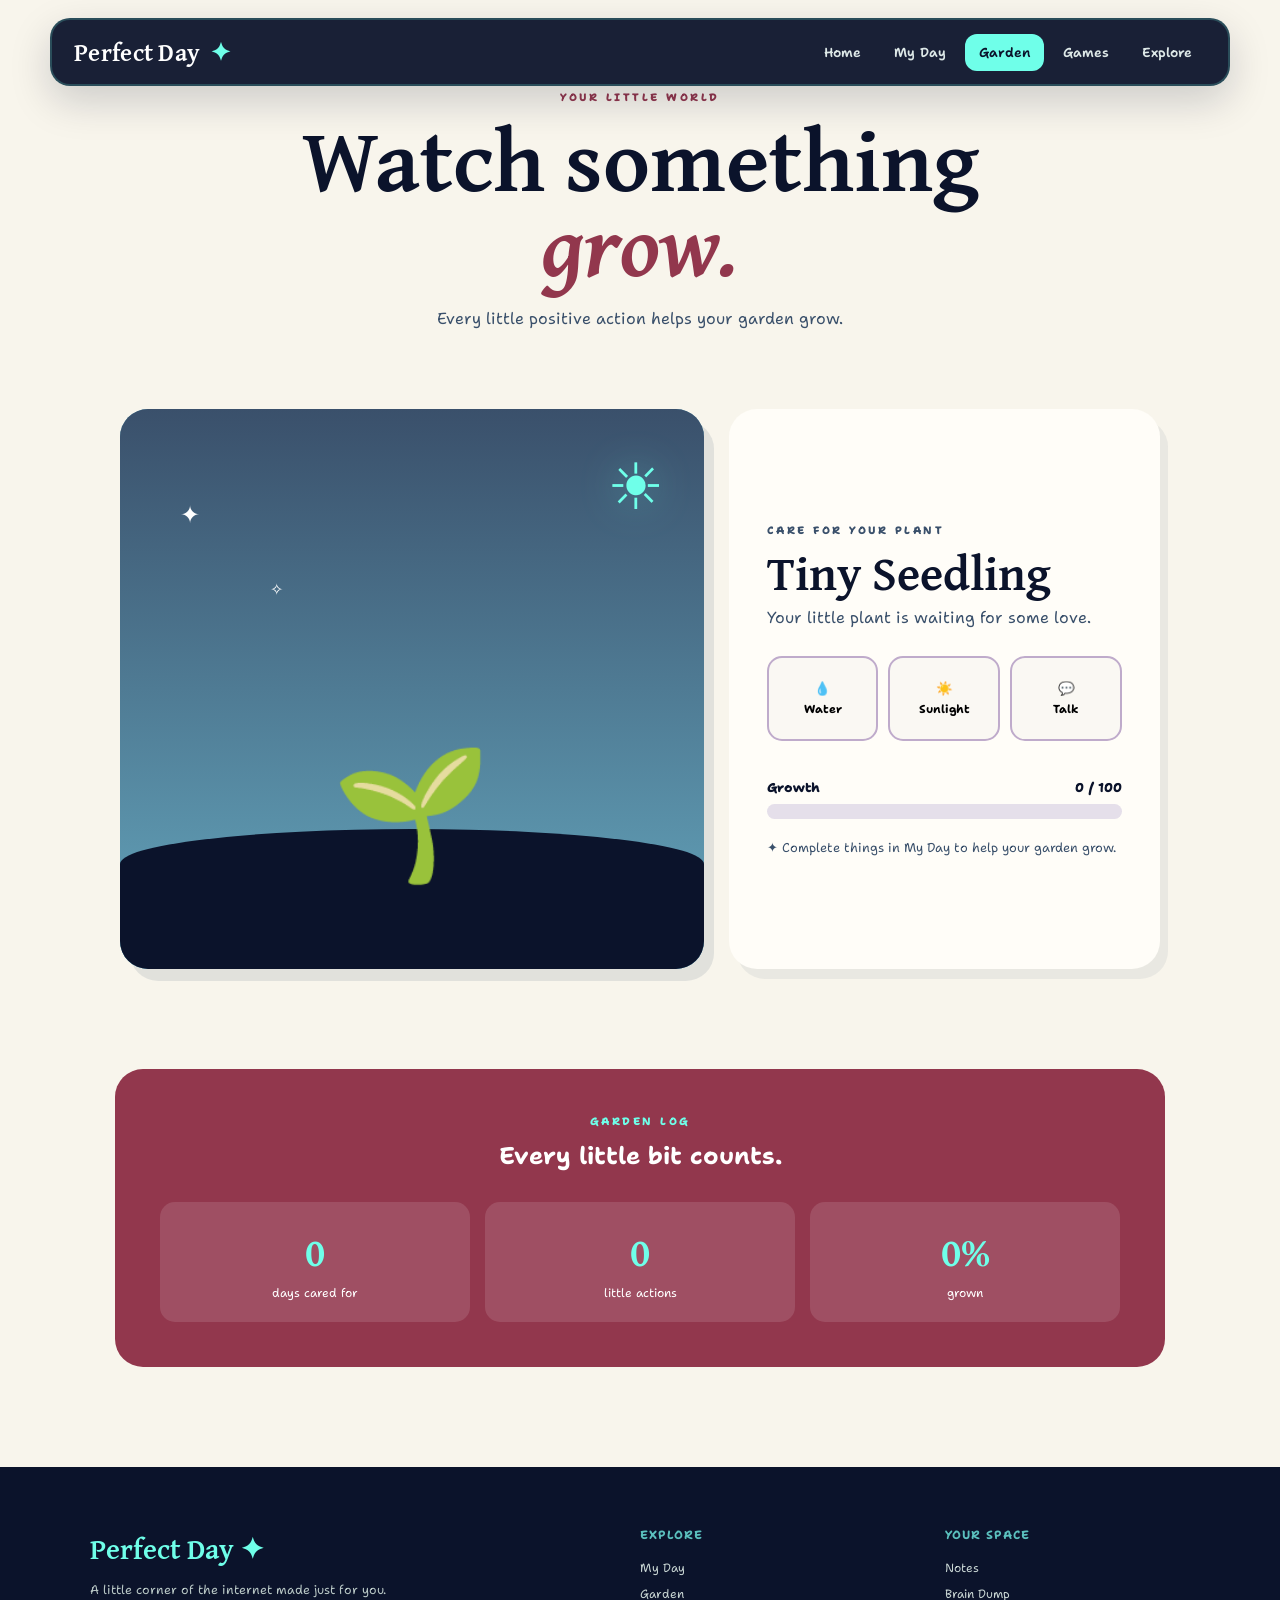
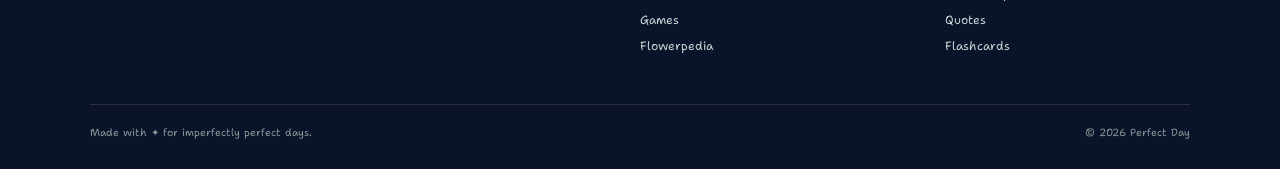
<file: garden.html>
<!DOCTYPE html>
<html lang="en">

<head>

    <meta charset="UTF-8">
    <meta name="viewport" content="width=device-width, initial-scale=1.0">

    <title>My Garden | Perfect Day</title>

    <link rel="stylesheet" href="styles.css">

    <link rel="preconnect" href="https://fonts.googleapis.com">
    <link rel="preconnect" href="https://fonts.gstatic.com" crossorigin>

    <link
        href="https://fonts.googleapis.com/css2?family=Gentium+Plus:ital,wght@0,400;0,700;1,400&family=Shantell+Sans:ital,wght@0,300..800;1,300..800&display=swap"
        rel="stylesheet">

</head>


<body>

<header class="navbar">

    <a href="index.html" class="logo">
        Perfect Day <span>✦</span>
    </a>

    <nav class="nav-links">

        <a href="index.html">Home</a>
        <a href="myday.html">My Day</a>

        <a href="garden.html" class="active">
            Garden
        </a>

        <a href="games.html">Games</a>
        <a href="explore.html">Explore</a>

    </nav>

    <button class="menu-button">
        ☰
    </button>

</header>


<main>

    <section class="page-hero">

        <p class="section-tag">
            YOUR LITTLE WORLD
        </p>

        <h1>
            Watch something
            <span>grow.</span>
        </h1>

        <p>
            Every little positive action helps your garden grow.
        </p>

    </section>


    <section class="garden-page">

        <div class="garden-world">

            <div class="garden-sky">

                <span class="garden-page-sun">
                    ☀
                </span>

                <span class="garden-page-star">
                    ✦
                </span>

                <span class="garden-page-star star-two">
                    ✧
                </span>

                <div
                    id="gardenPlant"
                    class="garden-page-plant">

                    🌱

                </div>

                <div class="garden-soil"></div>

            </div>

        </div>


        <div class="garden-controls">

            <p class="section-tag">
                CARE FOR YOUR PLANT
            </p>

            <h2 id="plantStage">
                Tiny Seedling
            </h2>

            <p id="plantMessage">
                Your little plant is waiting for some love.
            </p>


            <div class="garden-actions">

                <button
                    class="garden-action"
                    id="waterPlant">

                    💧
                    <span>Water</span>

                </button>


                <button
                    class="garden-action"
                    id="sunPlant">

                    ☀️
                    <span>Sunlight</span>

                </button>


                <button
                    class="garden-action"
                    id="talkPlant">

                    💬
                    <span>Talk</span>

                </button>

            </div>


            <div class="growth-bar">

                <div class="growth-bar-top">

                    <span>
                        Growth
                    </span>

                    <span id="growthNumber">
                        0 / 100
                    </span>

                </div>


                <div class="growth-track">

                    <div
                        id="growthProgress"
                        class="growth-progress">
                    </div>

                </div>

            </div>


            <p class="garden-tip">
                ✦ Complete things in My Day
                to help your garden grow.
            </p>

        </div>

    </section>


    <section class="garden-journal">

        <p class="section-tag">
            GARDEN LOG
        </p>

        <h2>
            Every little bit counts.
        </h2>

        <div class="garden-stats">

            <div>
                <strong id="gardenDays">
                    0
                </strong>

                <span>
                    days cared for
                </span>
            </div>

            <div>
                <strong id="gardenActions">
                    0
                </strong>

                <span>
                    little actions
                </span>
            </div>

            <div>
                <strong id="gardenGrowth">
                    0%
                </strong>

                <span>
                    grown
                </span>
            </div>

        </div>

    </section>

</main>


<footer>

    <div class="footer-main">

        <div class="footer-brand">
            <h3>Perfect Day ✦</h3>
            <p>
                A little corner of the internet
                made just for you.
            </p>
        </div>

        <div class="footer-column">

            <h4>Explore</h4>

            <a href="myday.html">My Day</a>
            <a href="garden.html">Garden</a>
            <a href="games.html">Games</a>
            <a href="flowerpedia.html">Flowerpedia</a>

        </div>

        <div class="footer-column">

            <h4>Your Space</h4>

            <a href="notes.html">Notes</a>
            <a href="braindump.html">Brain Dump</a>
            <a href="quotes.html">Quotes</a>
            <a href="flashcards.html">Flashcards</a>

        </div>

    </div>


    <div class="footer-bottom">

        <p>
            Made with ✦ for imperfectly perfect days.
        </p>

        <p>
            © 2026 Perfect Day
        </p>

    </div>

</footer>


<script src="Garden.js"></script>

</body>
</html>
</file>
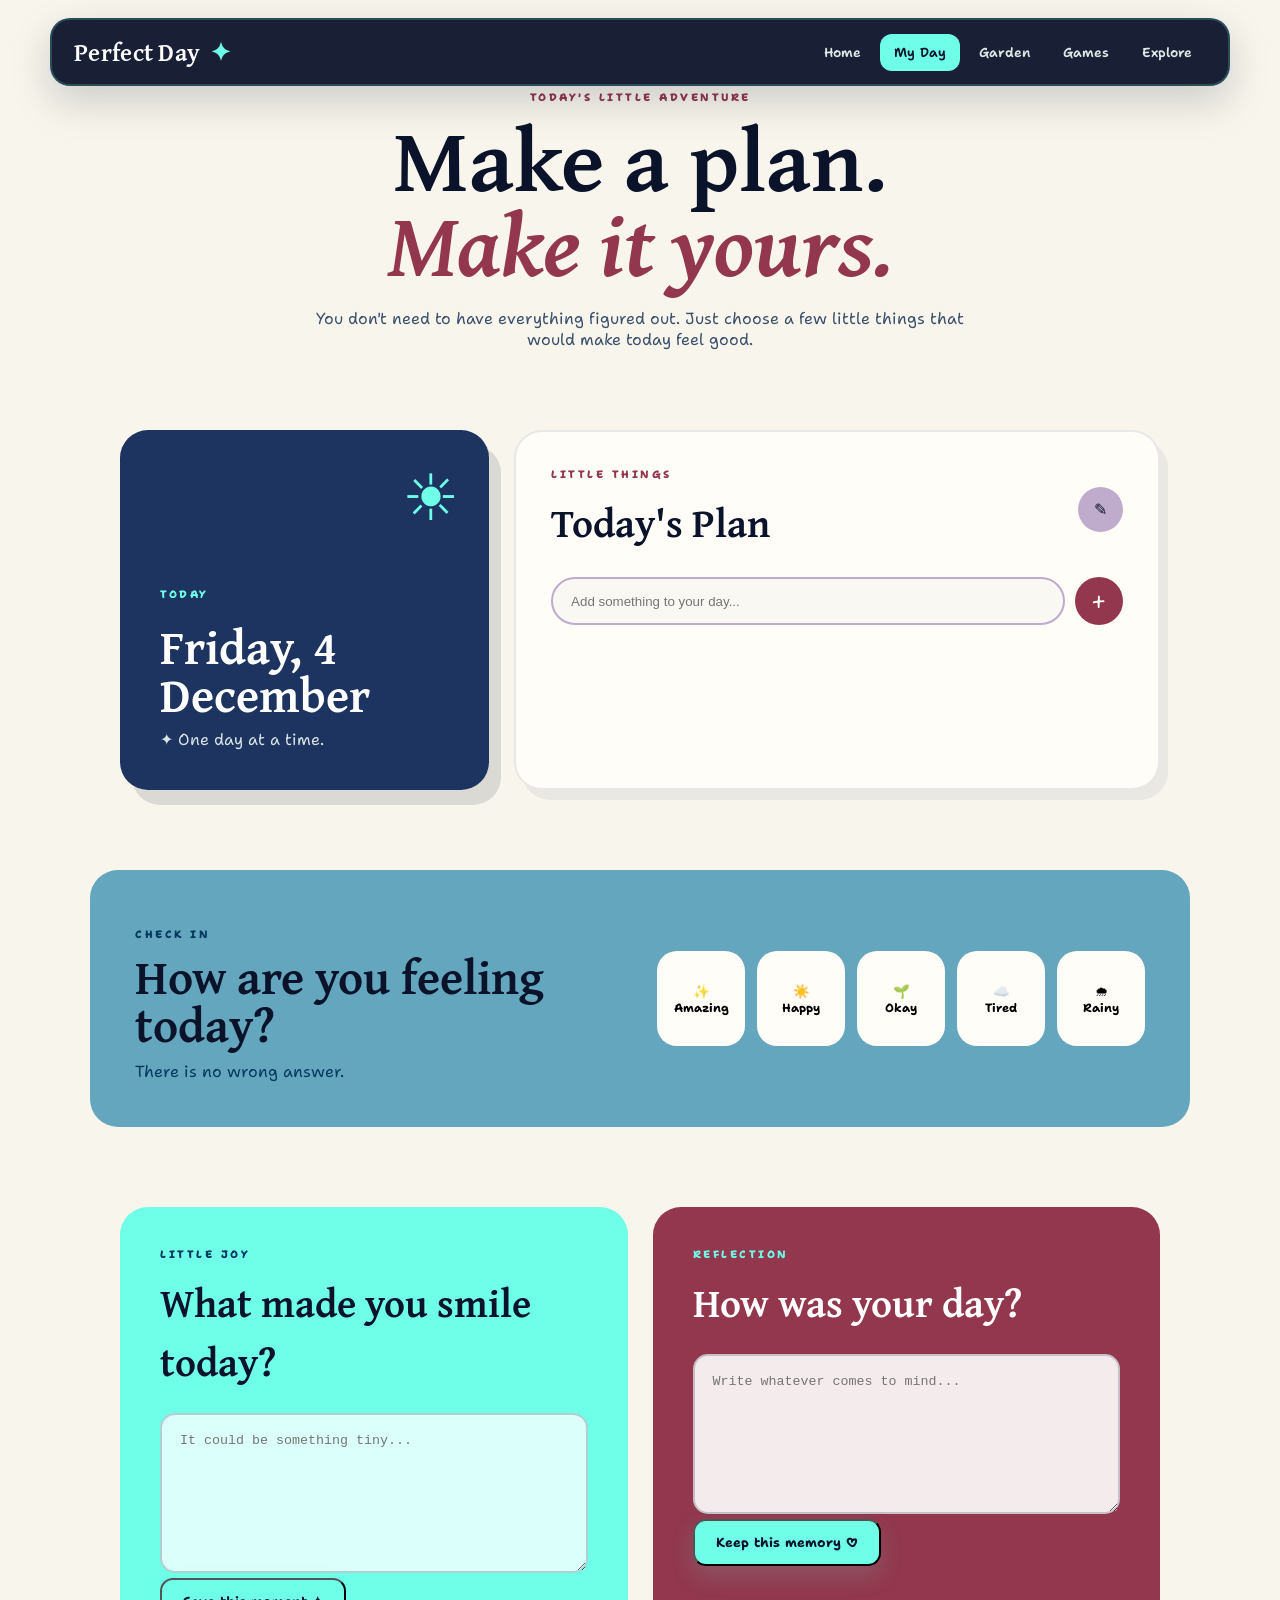
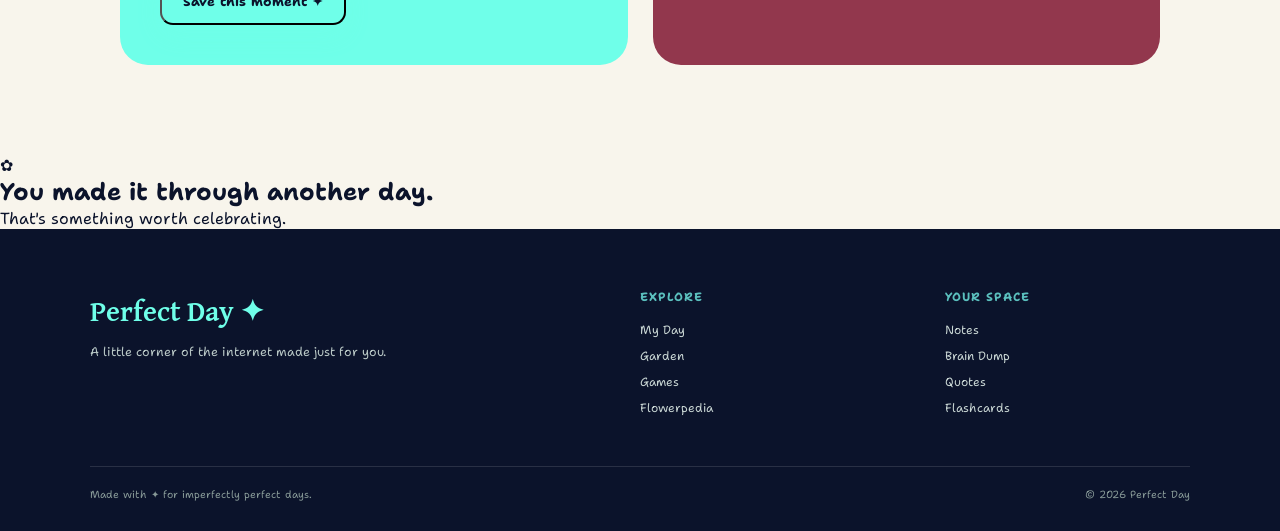
<file: myday.html>
<!DOCTYPE html>
<html lang="en">

<head>
    <meta charset="UTF-8">
    <meta name="viewport" content="width=device-width, initial-scale=1.0">

    <title>My Day | Perfect Day</title>

    <link rel="stylesheet" href="styles.css">

    <link rel="preconnect" href="https://fonts.googleapis.com">
    <link rel="preconnect" href="https://fonts.gstatic.com" crossorigin>

    <link
        href="https://fonts.googleapis.com/css2?family=Gentium+Plus:ital,wght@0,400;0,700;1,400&family=Shantell+Sans:ital,wght@0,300..800;1,300..800&display=swap"
        rel="stylesheet">
</head>


<body>

    <!-- NAVIGATION -->

    <header class="navbar">

        <a href="index.html" class="logo">
            Perfect Day <span>✦</span>
        </a>

        <nav class="nav-links">

            <a href="index.html">Home</a>

            <a href="myday.html" class="active">
                My Day
            </a>

            <a href="garden.html">
                Garden
            </a>

            <a href="games.html">
                Games
            </a>

            <a href="explore.html">
                Explore
            </a>

        </nav>

        <button class="menu-button">
            ☰
        </button>

    </header>



    <main>

        <!-- PAGE HERO -->

        <section class="page-hero">

            <p class="section-tag">
                TODAY'S LITTLE ADVENTURE
            </p>

            <h1>
                Make a plan.
                <span>Make it yours.</span>
            </h1>

            <p>
                You don't need to have everything figured out.
                Just choose a few little things that would make
                today feel good.
            </p>

        </section>



        <!-- TODAY'S DATE -->

        <section class="day-section">

            <div class="date-card">

                <p class="section-tag">
                    TODAY
                </p>

                <h2 id="todayDate">
                    A beautiful day
                </h2>

                <p>
                    ✦ One day at a time.
                </p>

            </div>



            <!-- TO DO -->

            <div class="todo-card">

                <div class="card-heading">

                    <div>
                        <p class="section-tag">
                            LITTLE THINGS
                        </p>

                        <h2>
                            Today's Plan
                        </h2>
                    </div>

                    <span>
                        ✎
                    </span>

                </div>


                <div class="todo-input">

                    <input
                        type="text"
                        id="todoInput"
                        placeholder="Add something to your day...">

                    <button id="addTodo">
                        +
                    </button>

                </div>


                <ul id="todoList">
                    <!-- JavaScript adds tasks here -->
                </ul>

            </div>

        </section>



        <!-- MOOD -->

        <section class="day-mood-section">

            <div>

                <p class="section-tag">
                    CHECK IN
                </p>

                <h2>
                    How are you
                    feeling today?
                </h2>

                <p>
                    There is no wrong answer.
                </p>

            </div>


            <div class="day-moods">

                <button class="day-mood" data-mood="Amazing">
                    ✨
                    <span>Amazing</span>
                </button>

                <button class="day-mood" data-mood="Happy">
                    ☀️
                    <span>Happy</span>
                </button>

                <button class="day-mood" data-mood="Okay">
                    🌱
                    <span>Okay</span>
                </button>

                <button class="day-mood" data-mood="Tired">
                    ☁️
                    <span>Tired</span>
                </button>

                <button class="day-mood" data-mood="Rainy">
                    🌧
                    <span>Rainy</span>
                </button>

            </div>

        </section>



        <!-- GRATITUDE -->

        <section class="gratitude-section">

            <div class="journal-card">

                <p class="section-tag">
                    LITTLE JOY
                </p>

                <h2>
                    What made you
                    smile today?
                </h2>

                <textarea
                    id="gratitude"
                    placeholder="It could be something tiny..."></textarea>

                <button
                    class="button primary-button"
                    id="saveGratitude">

                    Save this moment ✦

                </button>

            </div>


            <div class="journal-card berry-card">

                <p class="section-tag">
                    REFLECTION
                </p>

                <h2>
                    How was your day?
                </h2>

                <textarea
                    id="dayReflection"
                    placeholder="Write whatever comes to mind..."></textarea>

                <button
                    class="button primary-button"
                    id="saveReflection">

                    Keep this memory ♡

                </button>

            </div>

        </section>



        <!-- END OF DAY -->

        <section class="end-day">

            <span>
                ✿
            </span>

            <h2>
                You made it through another day.
            </h2>

            <p>
                That's something worth celebrating.
            </p>

        </section>

    </main>



    <footer>

        <div class="footer-main">

            <div class="footer-brand">

                <h3>
                    Perfect Day ✦
                </h3>

                <p>
                    A little corner of the internet
                    made just for you.
                </p>

            </div>

            <div class="footer-column">

                <h4>Explore</h4>

                <a href="myday.html">My Day</a>
                <a href="garden.html">Garden</a>
                <a href="games.html">Games</a>
                <a href="flowerpedia.html">Flowerpedia</a>

            </div>

            <div class="footer-column">

                <h4>Your Space</h4>

                <a href="notes.html">Notes</a>
                <a href="braindump.html">Brain Dump</a>
                <a href="quotes.html">Quotes</a>
                <a href="flashcards.html">Flashcards</a>

            </div>

        </div>

        <div class="footer-bottom">

            <p>
                Made with ✦ for imperfectly perfect days.
            </p>

            <p>
                © 2026 Perfect Day
            </p>

        </div>

    </footer>


    <script src="MyDay.js"></script>

</body>

</html>
</file>
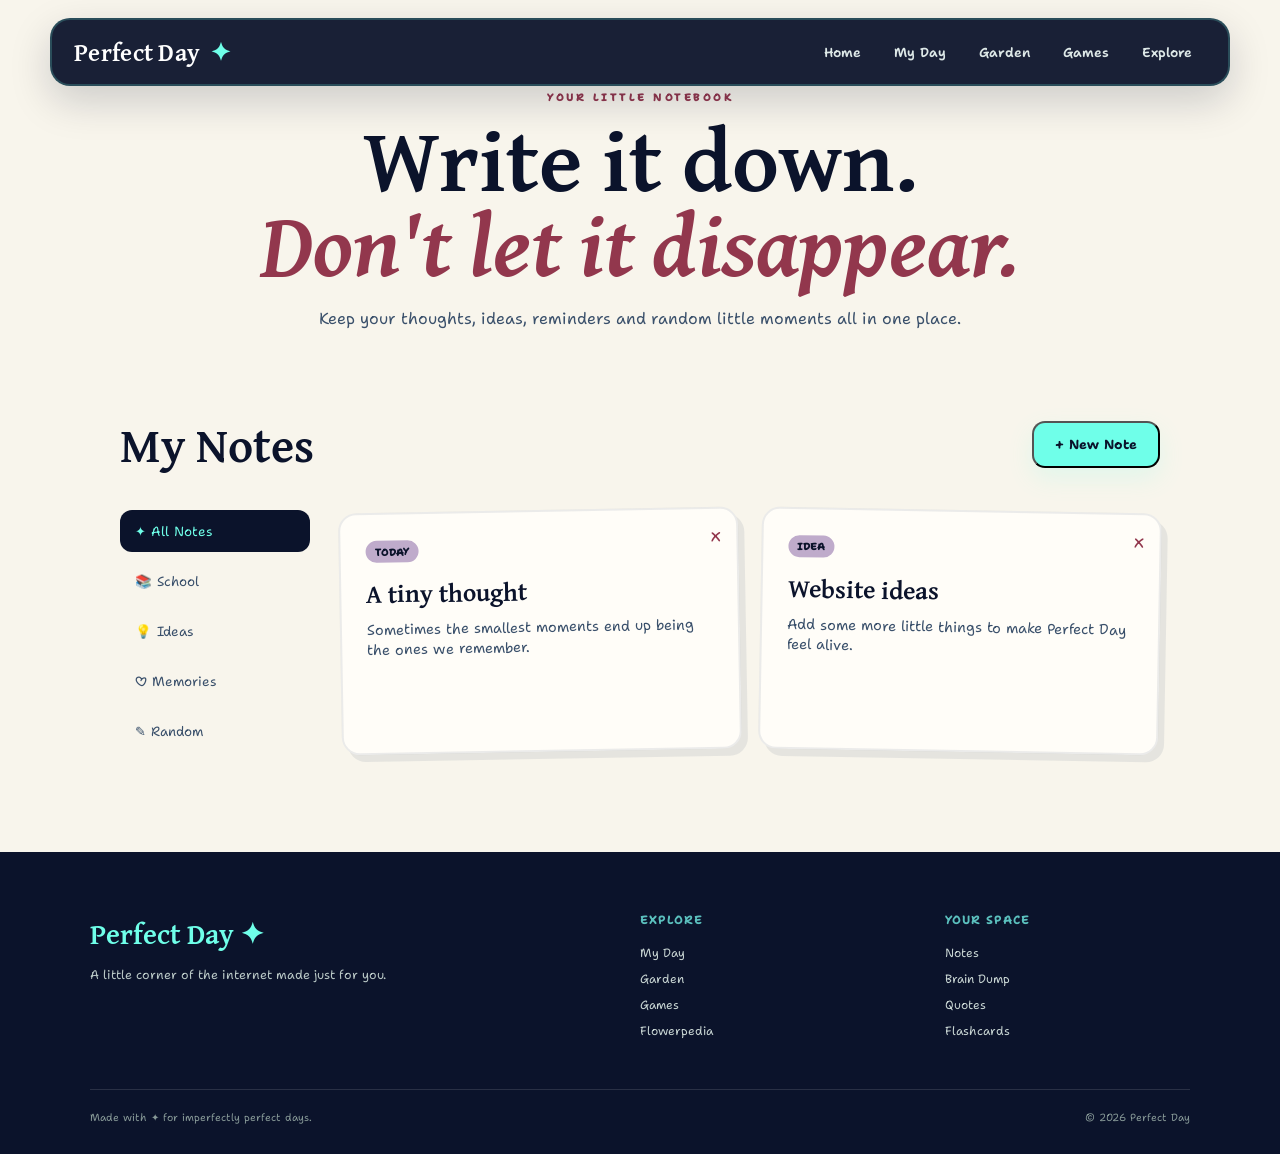
<file: notes.html>
<!DOCTYPE html>
<html lang="en">

<head>
    <meta charset="UTF-8">
    <meta name="viewport" content="width=device-width, initial-scale=1.0">

    <title>Little Notes | Perfect Day</title>

    <link rel="stylesheet" href="styles.css">

    <link rel="preconnect" href="https://fonts.googleapis.com">
    <link rel="preconnect" href="https://fonts.gstatic.com" crossorigin>

    <link
        href="https://fonts.googleapis.com/css2?family=Gentium+Plus:ital,wght@0,400;0,700;1,400&family=Shantell+Sans:ital,wght@0,300..800;1,300..800&display=swap"
        rel="stylesheet">
</head>


<body>

<header class="navbar">

    <a href="index.html" class="logo">
        Perfect Day <span>✦</span>
    </a>

    <nav class="nav-links">

        <a href="index.html">Home</a>
        <a href="myday.html">My Day</a>
        <a href="garden.html">Garden</a>
        <a href="games.html">Games</a>
        <a href="explore.html">Explore</a>

    </nav>

    <button class="menu-button">
        ☰
    </button>

</header>


<main>

    <section class="page-hero">

        <p class="section-tag">
            YOUR LITTLE NOTEBOOK
        </p>

        <h1>
            Write it down.
            <span>Don't let it disappear.</span>
        </h1>

        <p>
            Keep your thoughts, ideas, reminders and
            random little moments all in one place.
        </p>

    </section>


    <section class="notes-section">

        <div class="notes-toolbar">

            <h2>
                My Notes
            </h2>

            <button
                class="button primary-button"
                id="newNote">

                + New Note

            </button>

        </div>


        <div class="notes-layout">

            <aside class="notes-sidebar">

                <button class="note-category active">
                    ✦ All Notes
                </button>

                <button class="note-category">
                    📚 School
                </button>

                <button class="note-category">
                    💡 Ideas
                </button>

                <button class="note-category">
                    ♡ Memories
                </button>

                <button class="note-category">
                    ✎ Random
                </button>

            </aside>


            <div class="notes-grid" id="notesGrid">

                <article class="note-card">

                    <span class="note-date">
                        TODAY
                    </span>

                    <h3>
                        A tiny thought
                    </h3>

                    <p>
                        Sometimes the smallest moments
                        end up being the ones we remember.
                    </p>

                    <button class="note-delete">
                        ×
                    </button>

                </article>


                <article class="note-card">

                    <span class="note-date">
                        IDEA
                    </span>

                    <h3>
                        Website ideas
                    </h3>

                    <p>
                        Add some more little things
                        to make Perfect Day feel alive.
                    </p>

                    <button class="note-delete">
                        ×
                    </button>

                </article>

            </div>

        </div>

    </section>

</main>
<!-- New Note Form -->
<div id="noteForm" class="note-form">
    <h3>New Note</h3>

    <input type="text" id="noteTitle" placeholder="Note title">

    <textarea id="noteText" placeholder="Write your note..."></textarea>

    <div class="note-form-buttons">
        <button id="cancelNote">Cancel</button>
        <button id="saveNote">Save Note</button>
    </div>
</div>

<footer>

    <div class="footer-main">

        <div class="footer-brand">
            <h3>Perfect Day ✦</h3>
            <p>
                A little corner of the internet
                made just for you.
            </p>
        </div>

        <div class="footer-column">
            <h4>Explore</h4>
            <a href="myday.html">My Day</a>
            <a href="garden.html">Garden</a>
            <a href="games.html">Games</a>
            <a href="flowerpedia.html">Flowerpedia</a>
        </div>

        <div class="footer-column">
            <h4>Your Space</h4>
            <a href="notes.html">Notes</a>
            <a href="braindump.html">Brain Dump</a>
            <a href="quotes.html">Quotes</a>
            <a href="flashcards.html">Flashcards</a>
        </div>

    </div>

    <div class="footer-bottom">

        <p>
            Made with ✦ for imperfectly perfect days.
        </p>

        <p>
            © 2026 Perfect Day
        </p>

    </div>

</footer>


<script src="Notes.js"></script>

</body>
</html>
</file>
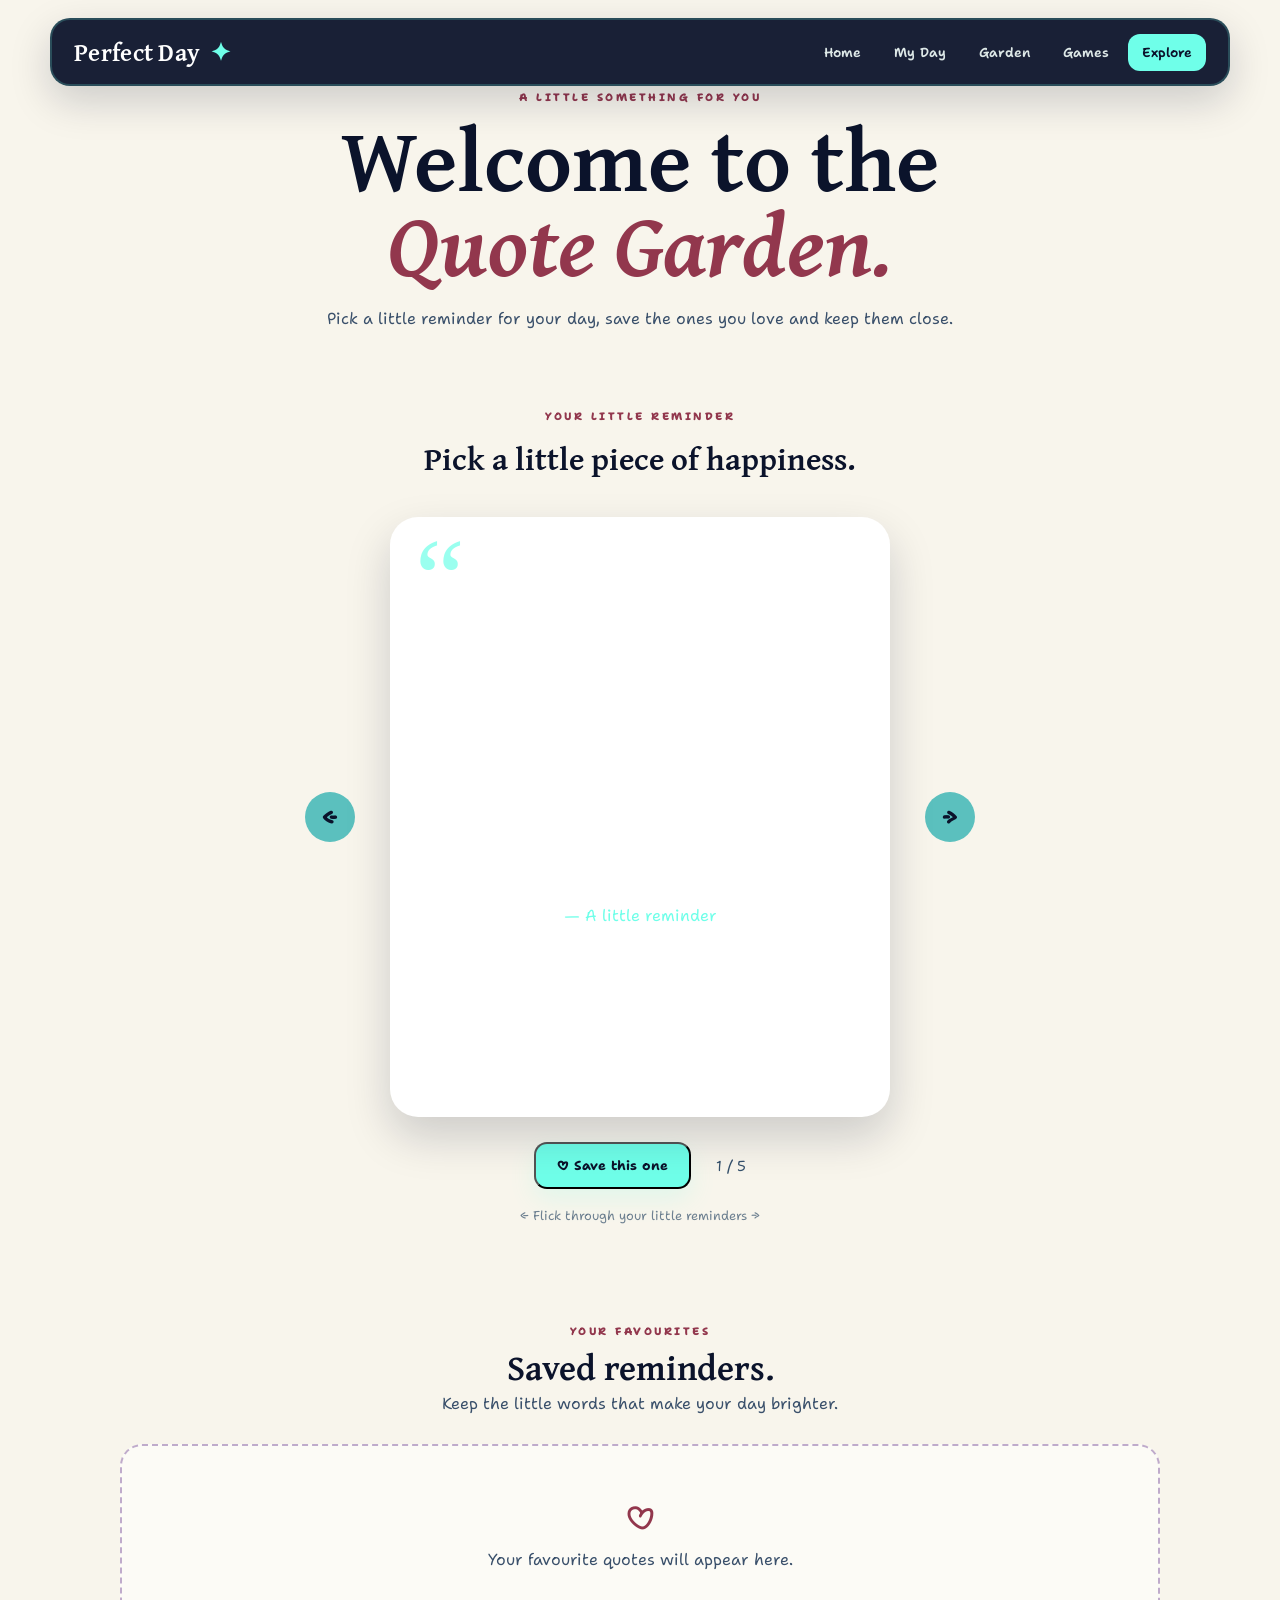
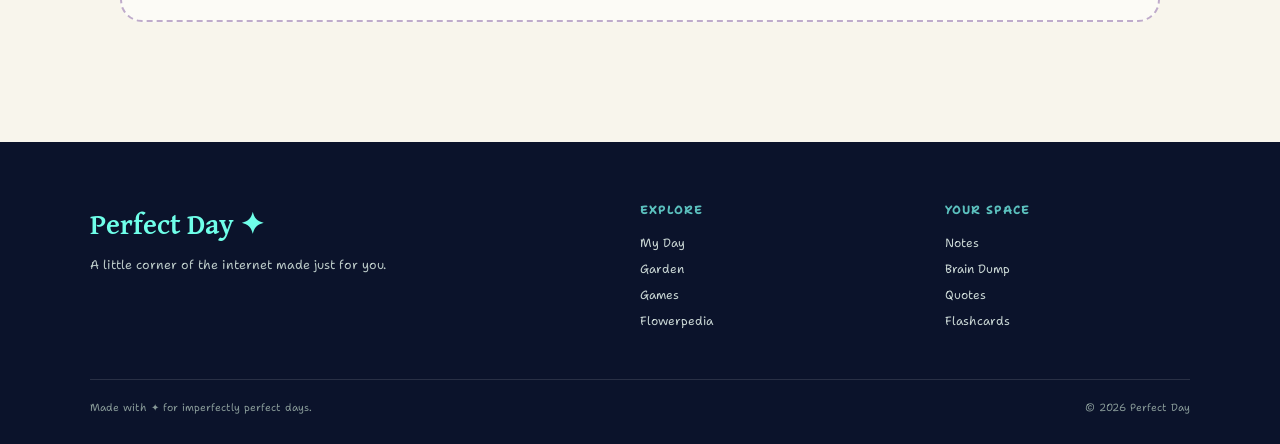
<file: quotes.html>
<!DOCTYPE html>
<html lang="en">

<head>

    <meta charset="UTF-8">
    <meta name="viewport" content="width=device-width, initial-scale=1.0">

    <title>Quote Garden | Perfect Day</title>

    <link rel="stylesheet" href="styles.css">

    <link rel="preconnect" href="https://fonts.googleapis.com">
    <link rel="preconnect" href="https://fonts.gstatic.com" crossorigin>

    <link
        href="https://fonts.googleapis.com/css2?family=Gentium+Plus:ital,wght@0,400;0,700;1,400&family=Shantell+Sans:ital,wght@0,300..800;1,300..800&display=swap"
        rel="stylesheet">

</head>


<body>


<!-- =====================================================
     NAVIGATION
===================================================== -->

<header class="navbar">

    <a href="index.html" class="logo">
        Perfect Day <span>✦</span>
    </a>


    <nav class="nav-links">

        <a href="index.html">
            Home
        </a>

        <a href="myday.html">
            My Day
        </a>

        <a href="garden.html">
            Garden
        </a>

        <a href="games.html">
            Games
        </a>

        <a href="explore.html" class="active">
            Explore
        </a>

    </nav>


    <button
        class="menu-button"
        aria-label="Open menu">

        ☰

    </button>

</header>



<!-- =====================================================
     MAIN
===================================================== -->

<main>


    <!-- =================================================
         HERO
    ================================================== -->

    <section class="page-hero quote-page-hero">

        <p class="section-tag">
            A LITTLE SOMETHING FOR YOU
        </p>


        <h1>
            Welcome to the
            <span>Quote Garden.</span>
        </h1>


        <p>
            Pick a little reminder for your day,
            save the ones you love and keep them close.
        </p>

    </section>



    <!-- =================================================
         QUOTE GARDEN
    ================================================== -->

    <section class="quote-garden">


        <!-- =================================================
             QUOTE CAROUSEL
        ================================================== -->

        <div class="quote-carousel">


            <p class="section-tag">
                YOUR LITTLE REMINDER
            </p>


            <h2>
                Pick a little piece of happiness.
            </h2>



            <!-- QUOTE CARD -->

            <div class="quote-card-area">


                <!-- PREVIOUS -->

                <button
                    class="quote-arrow"
                    id="previousQuote"
                    aria-label="Previous quote">

                    ←

                </button>



                <!-- TEXT QUOTE -->

                <div
                    class="quote-card"
                    id="quoteCard">


                    <p
                        id="cardQuote"
                        class="card-quote">

                        You don't have to have
                        everything figured out today.

                    </p>


                    <p
                        id="cardAuthor"
                        class="card-author">

                        — A little reminder

                    </p>


                </div>



                <!-- NEXT -->

                <button
                    class="quote-arrow"
                    id="nextQuote"
                    aria-label="Next quote">

                    →

                </button>


            </div>



            <!-- CONTROLS -->

            <div class="quote-controls">


                <button
                    class="button primary-button"
                    id="saveQuote">

                    ♡ Save this one

                </button>


                <span id="quoteCounter">
                    1 / 5
                </span>


            </div>


            <p class="quote-swipe-hint">
                ← Flick through your little reminders →
            </p>


        </div>



        <!-- =================================================
             SAVED QUOTES
        ================================================== -->

        <div class="saved-quotes">


            <div class="section-heading">

                <p class="section-tag">
                    YOUR FAVOURITES
                </p>


                <h2>
                    Saved reminders.
                </h2>


                <p>
                    Keep the little words that make
                    your day brighter.
                </p>

            </div>



            <div
                id="savedQuotes"
                class="saved-quotes-grid">

                <!-- JavaScript adds saved quotes here -->

            </div>


        </div>


    </section>


</main>



<!-- =====================================================
     FOOTER
===================================================== -->

<footer>


    <div class="footer-main">


        <div class="footer-brand">

            <h3>
                Perfect Day ✦
            </h3>


            <p>
                A little corner of the internet
                made just for you.
            </p>

        </div>



        <div class="footer-column">

            <h4>
                Explore
            </h4>


            <a href="myday.html">
                My Day
            </a>


            <a href="garden.html">
                Garden
            </a>


            <a href="games.html">
                Games
            </a>


            <a href="flowerpedia.html">
                Flowerpedia
            </a>

        </div>



        <div class="footer-column">

            <h4>
                Your Space
            </h4>


            <a href="notes.html">
                Notes
            </a>


            <a href="braindump.html">
                Brain Dump
            </a>


            <a href="quotes.html">
                Quotes
            </a>


            <a href="flashcards.html">
                Flashcards
            </a>

        </div>


    </div>



    <div class="footer-bottom">


        <p>
            Made with ✦ for imperfectly perfect days.
        </p>


        <p>
            © 2026 Perfect Day
        </p>


    </div>


</footer>



<!-- =====================================================
     JAVASCRIPT
===================================================== -->

<script src="Quotes.js"></script>


</body>

</html>
</file>
<file: styles.css>
:root {
    --prussian-blue: #0B132B;
    --space-indigo: #1C2541;
    --dusk-blue: #3A506B;
    --tropical-teal: #5BC0BE;
    --neon-ice: #6FFFE9;

    --vintage-berry: #92374D;
    --twilight-indigo: #1D3461;
    --pacific-blue: #64A6BD;
    --lilac: #BFABCB;
    --deep-space: #04395E;

    --cream: #F8F5EC;
    --soft-white: #FFFDF8;
    --text-light: #EAF4F2;
}

* {
    margin: 0;
    padding: 0;
    box-sizing: border-box;
}
html {
    scroll-behavior: smooth;
}
body {
    font-family: "Shantell Sans", sans-serif;
    background: var(--cream);
    color: var(--prussian-blue);
    overflow-x: hidden;
}
a {
    text-decoration: none;
    color: inherit;
}
button {
    font-family: inherit;
}
img {
    max-width: 100%;
    display: block;
}
/* ===================
   NAVIGATION
   ================= */

.navbar {
    position: fixed;
    top: 18px;
    left: 50%;
    transform: translateX(-50%);
    width: min(1180px, calc(100% - 40px));
    min-height: 68px;
    padding: 10px 22px;
    display: flex;
    align-items: center;
    justify-content: space-between;
    background: rgba(11, 19, 43, 0.94);
    border: 2px solid rgba(111, 255, 233, 0.2);
    border-radius: 20px;
    box-shadow:
        0 15px 40px rgba(11, 19, 43, 0.18);
    z-index: 1000;
}
/* Logo */
.logo {
    font-family: "Gentium Plus", serif;
    font-size: 1.55rem;
    font-weight: 700;
    color: white;
    letter-spacing: 0.3px;
}
.logo span {
    color: var(--neon-ice);
    margin-left: 4px;
}
/* Navigation */
.nav-links {
    display: flex;
    align-items: center;
    gap: 5px;
}
.nav-links a {
    padding: 10px 14px;
    border-radius: 12px;
    color: #DDE8E7;
    font-size: 0.82rem;
    font-weight: 600;
    transition: 0.25s ease;
}
.nav-links a:hover {
    color: var(--neon-ice);
    background: rgba(91, 192, 190, 0.14);
}
.nav-links a.active {
    color: var(--prussian-blue);
    background: var(--neon-ice);
}
.menu-button {
    display: none;
    border: none;
    background: transparent;
    color: white;
    font-size: 1.4rem;
    cursor: pointer;
}
/* ============
   HERO
   ============= */
.hero {
    min-height: 100vh;
    position: relative;
    overflow: hidden;
    display: grid;
    grid-template-columns: 1fr 1fr;
    align-items: center;
    gap: 50px;
    padding:
        150px
        max(6vw, 40px)
        90px;
    background:
        linear-gradient(
            135deg,
            var(--prussian-blue) 0%,
            var(--space-indigo) 52%,
            var(--dusk-blue) 100%
        );
    color: white;
}
/* Decorative background circle */
.hero::before {
    content: "";
    position: absolute;
    width: 500px;
    height: 500px;
    top: -230px;
    right: -130px;
    border-radius: 50%;
    background:
        rgba(91, 192, 190, 0.1);
}
/* Another decorative shape */
.hero::after {
    content: "";
    position: absolute;
    width: 300px;
    height: 300px;
    bottom: -180px;
    left: -120px;
    border-radius: 50%;
    background:
        rgba(191, 171, 203, 0.12);
}
/* Hero content */
.hero-content {
    position: relative;
    z-index: 5;
    max-width: 620px;
}
.small-title {
    display: inline-block;
    margin-bottom: 20px;
    color: var(--neon-ice);
    font-size: 0.68rem;
    font-weight: 700;
    letter-spacing: 2.5px;
}
.hero h1 {
    font-family: "Gentium Plus", serif;
    font-size: clamp(4rem, 7vw, 7rem);
    line-height: 0.9;
    font-weight: 700;
    letter-spacing: -3px;
}
.hero h1 span {
    display: block;
    color: var(--neon-ice);
    font-style: italic;
    margin-left: 55px;
    margin-top: 8px;
}
.hero-description {
    max-width: 520px;
    margin-top: 30px;
    color: #D3E1DF;
    font-size: 0.98rem;
    line-height: 1.8;
}
/* ==========
   BUTTONS
  ============== */
.hero-buttons {
    display: flex;
    flex-wrap: wrap;
    gap: 12px;
    margin-top: 30px;
}
.button {
    display: inline-flex;
    align-items: center;
    justify-content: center;
    padding: 13px 21px;
    border-radius: 13px;
    font-size: 0.82rem;
    font-weight: 700;
    cursor: pointer;
    transition:
        transform 0.25s ease,
        box-shadow 0.25s ease,
        background 0.25s ease;
}
.primary-button {
    background: var(--neon-ice);
    color: var(--prussian-blue);
    box-shadow:
        0 10px 25px rgba(111, 255, 233, 0.16);
}
.primary-button:hover {
    transform: translateY(-3px);
    box-shadow:
        0 15px 30px rgba(111, 255, 233, 0.25);
}
.outline-button {
    color: white;
    border:
        1px solid
        rgba(255, 255, 255, 0.35);
    background:
        rgba(255, 255, 255, 0.07);
}
.outline-button:hover {
    transform: translateY(-3px);
    background:
        rgba(255, 255, 255, 0.14);
}
/* ==================
   HERO NOTE
   ================= */

.hero-note {
    display: flex;

    align-items: flex-start;

    gap: 12px;

    max-width: 400px;

    margin-top: 40px;

    padding: 15px 17px;

    border-left:
        3px solid
        var(--vintage-berry);

    background:
        rgba(146, 55, 77, 0.15);

    transform: rotate(-1deg);
}

.hero-note span {
    color: var(--neon-ice);

    font-size: 1.1rem;
}

.hero-note p {
    color: #C9D7D5;

    font-family: "Gentium Plus", serif;

    font-style: italic;

    font-size: 0.88rem;

    line-height: 1.5;
}


/* =====================
   HERO ART
  ============== */

.hero-art {
    height: 530px;

    position: relative;

    overflow: hidden;

    border-radius: 45% 45% 20px 20px;

    background:
        linear-gradient(
            160deg,
            var(--tropical-teal),
            var(--pacific-blue)
        );

    border:
        2px solid
        rgba(111, 255, 233, 0.25);

    box-shadow:
        20px 25px 0
        rgba(4, 57, 94, 0.5);
}


/* =========
   SUN
   ============== */

.sun {
    position: absolute;

    top: 35px;
    right: 50px;

    width: 85px;
    height: 85px;

    display: flex;

    align-items: center;
    justify-content: center;

    border-radius: 50%;

    background: var(--neon-ice);

    color: var(--prussian-blue);

    font-size: 3.2rem;

    box-shadow:
        0 0 40px rgba(111, 255, 233, 0.35);

    animation:
        floating 5s ease-in-out infinite;
}


/* ================
   CLOUDS
   ============= */

.cloud {
    position: absolute;

    width: 120px;
    height: 35px;

    border-radius: 50px;

    background:
        rgba(255, 255, 255, 0.7);
}

.cloud::before,
.cloud::after {
    content: "";

    position: absolute;

    border-radius: 50%;

    background:
        rgba(255, 255, 255, 0.7);
}

.cloud::before {
    width: 55px;
    height: 55px;

    left: 18px;
    bottom: 0;
}

.cloud::after {
    width: 70px;
    height: 70px;

    right: 15px;
    bottom: 0;
}

.cloud-one {
    top: 145px;
    left: 35px;
}

.cloud-two {
    top: 220px;
    right: -20px;

    transform: scale(0.75);
}


/* ===================
   STARS
   ================ */

.star {
    position: absolute;

    color: white;

    animation:
        twinkle 2.5s ease-in-out infinite;
}

.star-one {
    top: 85px;
    left: 70px;

    font-size: 1.3rem;
}

.star-two {
    top: 55px;
    left: 180px;

    font-size: 0.8rem;

    animation-delay: 0.5s;
}

.star-three {
    top: 175px;
    right: 115px;

    font-size: 1.1rem;

    animation-delay: 1s;
}

.star-four {
    top: 275px;
    left: 85px;

    font-size: 0.8rem;

    animation-delay: 1.5s;
}


@keyframes twinkle {
    0%,
    100% {
        opacity: 0.4;
        transform: scale(1);
    }

    50% {
        opacity: 1;
        transform: scale(1.3);
    }
}


/* ==================
   WELCOME CARD
   =============== */

.welcome-card {
    position: absolute;

    top: 145px;
    left: 50%;

    transform: translateX(-50%) rotate(-2deg);

    width: min(330px, 70%);

    padding: 17px;

    background: var(--soft-white);

    color: var(--prussian-blue);

    border:
        3px solid
        var(--prussian-blue);

    border-radius: 12px;

    box-shadow:
        10px 12px 0
        rgba(11, 19, 43, 0.25);

    z-index: 5;
}


/* Card top */

.card-top {
    display: flex;

    justify-content: space-between;

    align-items: center;

    padding-bottom: 10px;

    border-bottom:
        1px dashed
        var(--lilac);

    font-size: 0.68rem;

    font-weight: 700;
}


/* Card middle */

.card-middle {
    min-height: 170px;

    padding: 22px 10px;

    display: flex;

    flex-direction: column;

    align-items: center;

    justify-content: center;

    text-align: center;

    background:
        linear-gradient(
            145deg,
            #F6F0F7,
            #E8F7F3
        );

    margin-top: 10px;
}

.card-middle p {
    max-width: 220px;

    margin-top: 12px;

    font-family: "Gentium Plus", serif;

    font-size: 1.4rem;

    font-weight: 700;

    line-height: 1.2;
}

.mini-sun {
    font-size: 2.4rem;

    color: var(--vintage-berry);
}


/* Card bottom */

.card-bottom {
    display: flex;

    justify-content: space-around;

    padding-top: 12px;

    color: var(--twilight-indigo);

    font-size: 1rem;
}


/* ============
   HERO PLANTS
  ==================== */

.plant {
    position: absolute;

    z-index: 10;

    font-size: 2.8rem;

    bottom: 100px;

    animation:
        floating 4s ease-in-out infinite;
}

.plant-one {
    left: 13%;
}

.plant-two {
    left: 48%;

    bottom: 55px;

    font-size: 3.4rem;

    animation-delay: 0.7s;
}

.plant-three {
    right: 12%;

    bottom: 95px;

    animation-delay: 1.2s;
}


/* Hill */

.hill {
    position: absolute;

    left: -10%;

    bottom: -100px;

    width: 120%;
    height: 210px;

    border-radius:
        50% 50% 0 0;

    background: var(--deep-space);
}


/* ==============
   GENERAL SECTIONS
   ================== */

.quick-section,
.explore-section,
.garden-section,
.mood-section {
    padding:
        110px max(5vw, 25px);
}


.section-heading {
    max-width: 700px;

    margin:
        0 auto
        50px;

    text-align: center;
}


.section-tag {
    color: var(--vintage-berry);

    font-size: 0.67rem;

    font-weight: 800;

    letter-spacing: 2.5px;

    margin-bottom: 12px;
}


.section-heading h2 {
    font-family: "Gentium Plus", serif;

    font-size: clamp(2.4rem, 5vw, 4rem);

    line-height: 1;

    color: var(--prussian-blue);
}


/* ===============
   QUICK ACCESS GRID
   ================= */

.quick-grid {
    max-width: 1150px;

    margin: auto;

    display: grid;

    grid-template-columns:
        repeat(2, 1fr);

    gap: 20px;
}


.quick-card {
    position: relative;

    min-height: 230px;

    padding: 28px;

    overflow: hidden;

    display: flex;

    flex-direction: column;

    justify-content: space-between;

    border-radius: 22px;

    border:
        2px solid
        rgba(11, 19, 43, 0.08);

    transition:
        transform 0.3s ease,
        box-shadow 0.3s ease;
}


.quick-card:hover {
    transform:
        translateY(-7px)
        rotate(-0.5deg);

    box-shadow:
        10px 15px 0
        rgba(11, 19, 43, 0.1);
}


/* Decorative circle */

.quick-card::after {
    content: "";

    position: absolute;

    width: 170px;
    height: 170px;

    right: -70px;
    bottom: -70px;

    border-radius: 50%;

    background:
        rgba(255, 255, 255, 0.25);
}


/* Individual cards */

.card-blue {
    background: var(--pacific-blue);

    color: white;
}

.card-pink {
    background: var(--vintage-berry);

    color: white;
}

.card-green {
    background: var(--tropical-teal);

    color: var(--prussian-blue);
}

.card-yellow {
    background: var(--lilac);

    color: var(--prussian-blue);
}


/* Icon */

.quick-icon {
    width: 52px;
    height: 52px;

    display: flex;

    align-items: center;
    justify-content: center;

    border-radius: 15px;

    background:
        rgba(255, 255, 255, 0.28);

    font-size: 1.6rem;
}


.card-category {
    margin-top: 20px;

    font-size: 0.62rem;

    font-weight: 800;

    letter-spacing: 2px;

    opacity: 0.7;
}


.quick-card h3 {
    margin-top: 4px;

    font-family: "Gentium Plus", serif;

    font-size: 2rem;
}


.quick-card div > p:last-child {
    max-width: 350px;

    margin-top: 8px;

    font-size: 0.82rem;

    line-height: 1.6;

    opacity: 0.85;
}


.card-arrow {
    position: absolute;

    right: 25px;
    bottom: 20px;

    z-index: 5;

    font-size: 1.5rem;
}


/* ===============
   MOOD SECTION
   =================== */

.mood-section {
    background:
        var(--space-indigo);

    color: white;
}


.mood-container {
    max-width: 1100px;

    margin: auto;

    display: grid;

    grid-template-columns: 0.8fr 1.2fr;

    align-items: center;

    gap: 60px;
}


.mood-text .section-tag {
    color: var(--neon-ice);
}


.mood-text h2 {
    font-family: "Gentium Plus", serif;

    font-size: clamp(2.8rem, 5vw, 4.5rem);

    line-height: 0.95;
}


.mood-text > p:last-child {
    max-width: 430px;

    margin-top: 20px;

    color: #CBD8D7;

    line-height: 1.7;

    font-size: 0.9rem;
}


/* Mood box */

.mood-box {
    padding: 30px;

    display: flex;

    justify-content: center;

    gap: 10px;

    flex-wrap: wrap;

    background:
        rgba(255, 255, 255, 0.07);

    border:
        1px solid
        rgba(111, 255, 233, 0.18);

    border-radius: 24px;
}


.mood {
    width: 90px;

    padding: 15px 8px;

    border:
        1px solid
        rgba(255, 255, 255, 0.15);

    border-radius: 16px;

    background:
        rgba(255, 255, 255, 0.07);

    color: white;

    cursor: pointer;

    transition: 0.25s ease;
}


.mood:hover {
    transform: translateY(-5px);

    background:
        rgba(111, 255, 233, 0.12);

    border-color:
        var(--neon-ice);
}


.mood.selected {
    background: var(--neon-ice);

    color: var(--prussian-blue);

    border-color: var(--neon-ice);

    transform: translateY(-5px);
}


.mood span {
    display: block;

    margin-top: 7px;

    font-size: 0.67rem;

    font-weight: 700;
}


.mood-response {
    width: 100%;

    padding-top: 15px;

    margin-top: 8px;

    text-align: center;

    border-top:
        1px solid
        rgba(255, 255, 255, 0.1);

    color: #C7D7D5;

    font-size: 0.8rem;
}
.quote-garden {
    max-width: 1000px;

    margin: 0 auto;

    padding: 20px 30px 120px;
}


/* ==============
   QUOTE CAROUSEL
  =================== */

.quote-carousel {
    text-align: center;
}

.quote-carousel h2 {
    margin-bottom: 35px;

    font-family: "Gentium Plus", serif;

    color: var(--prussian-blue);

    font-size: 2rem;
}
.quote-card-area {
    display: flex;

    align-items: center;
    justify-content: center;

    gap: 35px;

    margin-top: 25px;
}
.quote-card {
    width: 650px;

    min-height: 420px;

    padding: 70px 55px;

    position: relative;

    display: flex;

    flex-direction: column;

    justify-content: center;

    align-items: center;

    border-radius: 30px;

    background: var(--vintage-berry);

    color: white;

    text-align: center;

    box-shadow:
        10px 12px 0 rgba(58, 80, 107, 0.12);

    overflow: hidden;
}/*Quote Mark*/
.quote-card::before {
    content: "“";

    position: absolute;

    top: 10px;
    left: 25px;

    color: var(--neon-ice);

    font-family: Georgia, serif;

    font-size: 7rem;

    line-height: 1;

    opacity: 0.55;
}
.card-author {
    margin: 0;

    color: var(--neon-ice);

    font-family: "Shantell Sans", sans-serif;

    font-size: 1rem;
}
.quote-arrow {
    width: 75px;

    height: 75px;

    flex-shrink: 0;

    border: none;

    border-radius: 50%;

    background: var(--neon-ice);

    color: var(--prussian-blue);

    font-size: 2rem;

    cursor: pointer;

    transition: 0.2s ease;
}


.quote-arrow:hover {
    transform: scale(1.08);
}


.quote-arrow:active {
    transform: scale(0.96);
}
/* =========
   QUOTE CONTROLS
 ================ */

.quote-controls {
    display: flex;

    align-items: center;

    justify-content: center;

    gap: 25px;

    margin-top: 25px;
}
.quote-controls span {
    color: var(--dusk-blue);

    font-size: 0.9rem;
}
/* ==============
   SWIPE HINT
  ===================== */

.quote-swipe-hint {
    margin-top: 15px;

    color: var(--dusk-blue);

    font-size: 0.8rem;

    opacity: 0.7;
}
/* ==========
   SAVED QUOTES
  ================== */

.saved-quotes {
    margin-top: 80px;
}
.section-heading {
    margin-bottom: 25px;
}
.section-heading h2 {
    margin-bottom: 8px;

    font-family: "Gentium Plus", serif;

    color: var(--prussian-blue);

    font-size: 2.2rem;
}


.section-heading p:last-child {
    color: var(--dusk-blue);
}


/* ==========
   SAVED QUOTE GRID
  ============ */

.saved-quotes-grid {
    display: grid;

    grid-template-columns: repeat(2, 1fr);

    gap: 20px;
}
.saved-quote-card {
    padding: 30px;

    position: relative;

    border-radius: 20px;

    background: var(--soft-white);

    border: 2px solid rgba(58, 80, 107, 0.1);

    box-shadow:
        6px 7px 0 rgba(58, 80, 107, 0.1);

    transition: 0.2s ease;
}


.saved-quote-card:hover {
    transform: translateY(-4px);
}

.saved-quote-card p {
    margin-bottom: 12px;

    font-family: "Gentium Plus", serif;

    font-size: 1.4rem;

    color: var(--prussian-blue);
}
.saved-quote-card span {
    color: var(--dusk-blue);

    font-family: "Shantell Sans", sans-serif;

    font-size: 0.9rem;
}
.saved-quote-card button {
    position: absolute;

    top: 12px;
    right: 12px;

    border: none;

    background: transparent;

    color: var(--vintage-berry);

    font-size: 1.1rem;

    cursor: pointer;
}
.empty-quotes {
    grid-column: 1 / -1;

    padding: 50px;

    border: 2px dashed var(--lilac);

    border-radius: 25px;

    color: var(--dusk-blue);

    text-align: center;
}
.empty-quotes span {
    display: block;

    margin-bottom: 8px;

    color: var(--vintage-berry);

    font-size: 2.5rem;
}

/* =============
   GARDEN
   ================= */

.garden-card {
    max-width: 1150px;

    min-height: 500px;

    margin: auto;

    display: grid;

    grid-template-columns: 0.9fr 1.1fr;

    align-items: center;

    overflow: hidden;

    border-radius: 28px;

    background:
        var(--deep-space);

    color: white;

    box-shadow:
        15px 18px 0
        rgba(11, 19, 43, 0.12);
}
.garden-info {
    padding: 55px;
}
.garden-info .section-tag {
    color: var(--neon-ice);
}
.garden-info h2 {
    font-family: "Gentium Plus", serif;

    font-size: clamp(2.8rem, 5vw, 4.5rem);

    line-height: 0.95;
}
.garden-info h2 span {
    display: block;

    color: var(--tropical-teal);

    font-style: italic;
}
.garden-info > p:not(.section-tag) {
    max-width: 440px;

    margin:
        22px 0
        30px;

    color: #C9D9D7;

    line-height: 1.7;

    font-size: 0.88rem;
}

/* Garden visual */

.garden-visual {
    height: 500px;

    position: relative;

    display: flex;

    align-items: flex-end;

    justify-content: center;

    overflow: hidden;

    background:
        linear-gradient(
            180deg,
            var(--tropical-teal),
            var(--pacific-blue)
        );
}

.big-plant {
    position: relative;

    z-index: 5;

    margin-bottom: 75px;

    font-size: 9rem;

    animation:
        floating 4s ease-in-out infinite;
}

.garden-ground {
    position: absolute;

    bottom: -80px;

    width: 120%;

    height: 210px;

    border-radius: 50%;

    background: var(--dusk-blue);
}


.garden-star {
    position: absolute;

    top: 50px;
    left: 70px;

    color: white;

    font-size: 2rem;
}


.garden-flower {
    position: absolute;

    z-index: 8;

    font-size: 2.5rem;

    bottom: 50px;
}

.flower-a {
    left: 15%;
}

.flower-b {
    right: 22%;

    font-size: 3rem;
}

.flower-c {
    right: 8%;

    bottom: 85px;
}


/* ==========
   EXPLORE
   ============== */

.explore-section {
    background:
        #E9F1EF;
}

.explore-grid {
    max-width: 1050px;

    margin: auto;

    display: grid;

    grid-template-columns:
        repeat(2, 1fr);

    gap: 2px;

    border:
        2px solid
        var(--prussian-blue);
}

.explore-item {
    min-height: 170px;

    padding: 25px;

    display: grid;

    grid-template-columns: 45px 50px 1fr 25px;

    align-items: center;

    gap: 15px;

    background: var(--soft-white);

    border:
        1px solid
        rgba(11, 19, 43, 0.15);

    transition:
        background 0.25s ease,
        transform 0.25s ease;
}


.explore-item:hover {
    background: var(--neon-ice);

    transform: translateY(-3px);
}


.explore-number {
    align-self: start;

    font-size: 0.68rem;

    font-weight: 800;

    color: var(--vintage-berry);
}


.explore-icon {
    width: 48px;
    height: 48px;

    display: flex;

    align-items: center;
    justify-content: center;

    border-radius: 50%;

    background: var(--lilac);

    font-size: 1.4rem;
}


.explore-item h3 {
    font-family: "Gentium Plus", serif;

    font-size: 1.5rem;

    color: var(--prussian-blue);
}


.explore-item p {
    margin-top: 5px;

    color: #667475;

    font-size: 0.74rem;

    line-height: 1.5;
}


/* ==========
   FINAL MESSAGE
  ============== */

.final-message {
    padding:
        140px 30px;

    text-align: center;

    background:
        linear-gradient(
            135deg,
            var(--vintage-berry),
            var(--twilight-indigo)
        );

    color: white;
}


.final-message > span {
    display: block;

    margin-bottom: 18px;

    color: var(--neon-ice);

    font-size: 2.2rem;
}


.final-message h2 {
    max-width: 800px;

    margin: auto;

    font-family: "Gentium Plus", serif;

    font-size: clamp(3rem, 6vw, 5.5rem);

    line-height: 0.95;
}


.final-message p {
    max-width: 500px;

    margin:
        25px auto
        30px;

    color: #E4DCE1;

    font-size: 0.9rem;

    line-height: 1.7;
}


/* ===============
   FOOTER
  ============= */

footer {
    padding:
        60px max(5vw, 30px)
        30px;

    background: var(--prussian-blue);

    color: white;
}


.footer-main {
    max-width: 1100px;

    margin: auto;

    display: grid;

    grid-template-columns:
        2fr 1fr 1fr;

    gap: 60px;
}


.footer-brand h3 {
    font-family: "Gentium Plus", serif;

    font-size: 1.8rem;

    color: var(--neon-ice);
}


.footer-brand p {
    max-width: 300px;

    margin-top: 10px;

    color: #B9C8C6;

    font-size: 0.78rem;

    line-height: 1.6;
}


.footer-column {
    display: flex;

    flex-direction: column;

    gap: 10px;
}


.footer-column h4 {
    margin-bottom: 7px;

    color: var(--tropical-teal);

    font-size: 0.75rem;

    letter-spacing: 1px;

    text-transform: uppercase;
}


.footer-column a {
    color: #C8D5D3;

    font-size: 0.75rem;

    transition: 0.2s ease;
}


.footer-column a:hover {
    color: var(--neon-ice);

    transform: translateX(3px);
}


.footer-bottom {
    max-width: 1100px;

    margin:
        50px auto
        0;

    padding-top: 20px;

    display: flex;

    justify-content: space-between;

    gap: 20px;

    border-top:
        1px solid
        rgba(255, 255, 255, 0.12);

    color: #879997;

    font-size: 0.65rem;
}


/* ===============
   ANIMATIONS
   ============= */

@keyframes floating {

    0%,
    100% {
        transform: translateY(0);
    }

    50% {
        transform: translateY(-10px);
    }
}
/*Other webpages*/
.page-hero {
    max-width: 1100px;
    margin: 0 auto;
    padding: 90px 30px 60px;
    text-align: center;
}

.page-hero .section-tag {
    color: var(--vintage-berry);
    margin-bottom: 12px;
}

.page-hero h1 {
    font-family: "Gentium Plus", serif;
    font-size: clamp(3.2rem, 7vw, 5.8rem);
    line-height: 0.95;
    color: var(--prussian-blue);
}

.page-hero h1 span {
    display: block;
    color: var(--vintage-berry);
    font-style: italic;
}

.page-hero p:last-child {
    max-width: 650px;
    margin: 22px auto 0;
    color: var(--dusk-blue);
}
/*My day*/
.day-section {
    max-width: 1100px;
    margin: 0 auto;
    padding: 20px 30px 80px;

    display: grid;
    grid-template-columns: 0.8fr 1.4fr;
    gap: 25px;
}
/*Date card*/
.date-card {
    min-height: 360px;
    padding: 40px;

    display: flex;
    flex-direction: column;
    justify-content: flex-end;

    position: relative;
    overflow: hidden;

    border-radius: 28px;

    background: var(--twilight-indigo);
    color: white;

    box-shadow:
        12px 15px 0 rgba(11, 19, 43, 0.12);
}

.date-card::before {
    content: "☀";

    position: absolute;
    top: 25px;
    right: 30px;

    color: var(--neon-ice);
    font-size: 4rem;
}

.date-card .section-tag {
    color: var(--neon-ice);
}

.date-card h2 {
    margin: 10px 0;

    font-family: "Gentium Plus", serif;
    font-size: 3rem;
    line-height: 1;
}

.date-card p {
    color: #D8E3E4;
}


/* Todo card */

.todo-card {
    padding: 35px;

    border-radius: 28px;

    background: var(--soft-white);

    border: 2px solid rgba(58, 80, 107, 0.12);

    box-shadow:
        8px 10px 0 rgba(58, 80, 107, 0.08);
}

.card-heading {
    display: flex;
    justify-content: space-between;
    align-items: center;

    margin-bottom: 25px;
}

.card-heading h2 {
    font-family: "Gentium Plus", serif;
    font-size: 2.5rem;
    color: var(--prussian-blue);
}

.card-heading > span {
    width: 45px;
    height: 45px;

    display: grid;
    place-items: center;

    border-radius: 50%;

    background: var(--lilac);
    color: var(--prussian-blue);
}


/* Todo input */

.todo-input {
    display: flex;
    gap: 10px;

    margin-bottom: 20px;
}

.todo-input input {
    flex: 1;

    padding: 13px 18px;

    border: 2px solid var(--lilac);
    border-radius: 30px;

    outline: none;

    background: #FAF8F3;
    color: var(--prussian-blue);
}

.todo-input input:focus {
    border-color: var(--tropical-teal);
}

.todo-input button {
    width: 48px;
    height: 48px;

    border: none;
    border-radius: 50%;

    background: var(--vintage-berry);
    color: white;

    font-size: 1.4rem;

    cursor: pointer;

    transition: 0.2s ease;
}

.todo-input button:hover {
    transform: rotate(90deg);
}


/* Todo list */

#todoList {
    list-style: none;

    display: flex;
    flex-direction: column;
    gap: 10px;
}

#todoList li {
    padding: 13px 16px;

    display: flex;
    align-items: center;
    justify-content: space-between;

    background: #F1EEF5;

    border-radius: 13px;

    color: var(--prussian-blue);
}
/*Mood/Day check in*/
.day-mood-section {
    max-width: 1100px;

    margin: 0 auto 80px;
    padding: 45px;

    border-radius: 28px;

    background: var(--pacific-blue);

    display: flex;
    align-items: center;
    justify-content: space-between;

    gap: 35px;
}

.day-mood-section .section-tag {
    color: var(--deep-space);
}

.day-mood-section h2 {
    max-width: 480px;

    font-family: "Gentium Plus", serif;
    font-size: 3rem;
    line-height: 1;

    color: var(--prussian-blue);
}

.day-mood-section p {
    margin-top: 12px;
    color: var(--deep-space);
}

.day-moods {
    display: flex;
    flex-wrap: wrap;
    justify-content: center;

    gap: 12px;
}

.day-mood {
    width: 88px;
    height: 95px;

    border: 2px solid transparent;
    border-radius: 20px;

    background: var(--soft-white);

    cursor: pointer;

    display: flex;
    flex-direction: column;
    align-items: center;
    justify-content: center;

    transition: 0.25s ease;
}

.day-mood:hover,
.day-mood.selected {
    transform: translateY(-6px);

    border-color: var(--prussian-blue);

    box-shadow:
        0 7px 0 rgba(11, 19, 43, 0.12);
}

.day-mood span {
    font-size: 0.75rem;
    font-weight: 700;
}
/*Journal*/
.gratitude-section {
    max-width: 1100px;

    margin: 0 auto 90px;
    padding: 0 30px;

    display: grid;
    grid-template-columns: 1fr 1fr;

    gap: 25px;
}

.journal-card {
    padding: 40px;

    border-radius: 28px;

    background: var(--neon-ice);

    color: var(--prussian-blue);
}

.journal-card .section-tag {
    color: var(--deep-space);
}

.journal-card h2 {
    margin: 10px 0 22px;

    font-family: "Gentium Plus", serif;
    font-size: 2.5rem;
}

.journal-card textarea {
    width: 100%;
    min-height: 160px;

    padding: 18px;

    resize: vertical;

    border: 2px solid rgba(11, 19, 43, 0.2);
    border-radius: 15px;

    background: rgba(255, 255, 255, 0.75);

    outline: none;
}

.journal-card textarea:focus {
    border-color: var(--prussian-blue);
}


/* Berry journal */

.berry-card {
    background: var(--vintage-berry);
    color: white;
}

.berry-card .section-tag {
    color: var(--neon-ice);
}

.berry-card textarea {
    background: rgba(255, 255, 255, 0.9);
}
/*Notes*/
.notes-section {
    max-width: 1100px;

    margin: 0 auto;

    padding: 20px 30px 100px;
}

.notes-toolbar {
    display: flex;
    align-items: center;
    justify-content: space-between;

    margin-bottom: 30px;
}

.notes-toolbar h2 {
    font-family: "Gentium Plus", serif;
    font-size: 3rem;
    color: var(--prussian-blue);
}

.notes-layout {
    display: grid;

    grid-template-columns: 190px 1fr;

    gap: 30px;
}


/* Notes sidebar */

.notes-sidebar {
    display: flex;
    flex-direction: column;
    gap: 8px;
}

.note-category {
    padding: 12px 15px;

    border: none;
    border-radius: 12px;

    background: transparent;

    text-align: left;

    color: var(--dusk-blue);

    cursor: pointer;

    transition: 0.2s ease;
}

.note-category:hover {
    background: var(--lilac);
}

.note-category.active {
    background: var(--prussian-blue);
    color: var(--neon-ice);
}


/* Notes */

.notes-grid {
    display: grid;

    grid-template-columns: repeat(2, 1fr);

    gap: 20px;
}

.note-card {
    min-height: 220px;

    padding: 25px;

    position: relative;

    border-radius: 18px;

    background: var(--soft-white);

    box-shadow:
        6px 7px 0 rgba(58, 80, 107, 0.1);

    border: 2px solid rgba(58, 80, 107, 0.1);

    transition: 0.25s ease;
}

.note-card:nth-child(odd) {
    transform: rotate(-1deg);
}

.note-card:nth-child(even) {
    transform: rotate(1deg);
}

.note-card:hover {
    transform: rotate(0deg) translateY(-5px);
}

.note-date {
    display: inline-block;

    padding: 4px 9px;

    margin-bottom: 12px;

    border-radius: 20px;

    background: var(--lilac);

    font-size: 0.65rem;
    font-weight: 800;
}

.note-card h3 {
    margin-bottom: 8px;

    font-family: "Gentium Plus", serif;
    font-size: 1.6rem;
}

.note-card p {
    color: var(--dusk-blue);
    font-size: 0.9rem;
}

.note-delete {
    position: absolute;
    top: 14px;
    right: 14px;

    border: none;

    background: transparent;

    color: var(--vintage-berry);

    cursor: pointer;

    font-size: 1.2rem;
}
/* New Note Form */

.note-form {
    display: none;

    max-width: 500px;
    margin: 30px auto;

    padding: 25px;

    background: var(--soft-white);

    border-radius: 18px;

    border: 2px solid rgba(58, 80, 107, 0.1);

    box-shadow: 6px 7px 0 rgba(58, 80, 107, 0.1);
}

.note-form h3 {
    margin-bottom: 15px;

    font-family: "Gentium Plus", serif;
    font-size: 1.8rem;

    color: var(--prussian-blue);
}

.note-form input,
.note-form textarea {
    width: 100%;

    padding: 12px;

    margin-bottom: 12px;

    border: 2px solid rgba(58, 80, 107, 0.15);
    border-radius: 10px;

    font-family: inherit;

    box-sizing: border-box;
}

.note-form textarea {
    min-height: 120px;
    resize: vertical;
}

.note-form-buttons {
    display: flex;
    justify-content: flex-end;
    gap: 10px;
}

.note-form button {
    padding: 10px 18px;

    border: none;
    border-radius: 10px;

    cursor: pointer;
}

#cancelNote {
    background: var(--lilac);
}

#saveNote {
    background: var(--neon-ice);
    color: var(--prussian-blue);
    font-weight: bold;
}
/*Brain Dump*/
.brain-section {
    max-width: 950px;

    margin: 20px auto 100px;
    padding: 45px;

    background: var(--soft-white);

    border-radius: 28px;

    box-shadow:
        10px 12px 0 rgba(58, 80, 107, 0.1);
}

.brain-header {
    display: flex;
    align-items: center;
    justify-content: space-between;

    margin-bottom: 25px;
}

.brain-header h2 {
    max-width: 600px;

    font-family: "Gentium Plus", serif;
    font-size: 3rem;

    line-height: 1;
}

.brain-cloud {
    color: var(--lilac);
    font-size: 5rem;
}

.brain-textarea {
    width: 100%;
    min-height: 420px;

    padding: 25px;

    resize: vertical;

    border: 3px dashed var(--pacific-blue);
    border-radius: 18px;

    outline: none;

    background:
        repeating-linear-gradient(
            transparent,
            transparent 34px,
            rgba(100, 166, 189, 0.22) 35px
        );

    font-family: "Shantell Sans", sans-serif;

    line-height: 35px;

    color: var(--prussian-blue);
}

.brain-textarea:focus {
    border-color: var(--tropical-teal);
}

.brain-actions {
    display: flex;
    gap: 10px;

    margin-top: 18px;
}

.saved-message {
    margin-top: 10px;

    color: var(--vintage-berry);

    font-weight: 700;
}


/* Brain reminder */

.brain-reminder {
    max-width: 900px;

    margin: 0 auto 100px;
    padding: 55px;

    border-radius: 28px;

    background: var(--space-indigo);

    color: white;

    text-align: center;
}

.brain-reminder > span {
    color: var(--neon-ice);
    font-size: 2.5rem;
}

.brain-reminder h2 {
    margin: 12px auto;

    max-width: 650px;

    font-family: "Gentium Plus", serif;
    font-size: 3rem;
}

.brain-reminder p {
    color: #C9D7DA;
}
/*Garden page*/
.garden-page {
    max-width: 1100px;

    margin: 0 auto;
    padding: 20px 30px 100px;

    display: grid;

    grid-template-columns: 1.15fr 0.85fr;

    gap: 25px;
}
/* Garden scene */

.garden-world {
    min-height: 560px;

    overflow: hidden;

    border-radius: 28px;

    background: var(--pacific-blue);

    box-shadow:
        10px 12px 0 rgba(58, 80, 107, 0.12);
}

.garden-sky {
    min-height: 560px;

    position: relative;

    overflow: hidden;

    background:
        linear-gradient(
            to bottom,
            var(--dusk-blue),
            var(--pacific-blue)
        );

    display: flex;
    align-items: flex-end;
    justify-content: center;
}


/* Garden sun */

.garden-page-sun {
    position: absolute;

    top: 35px;
    right: 40px;

    color: var(--neon-ice);

    font-size: 4rem;

    filter:
        drop-shadow(0 0 20px rgba(111, 255, 233, 0.4));
}


/* Garden stars */

.garden-page-star {
    position: absolute;

    top: 90px;
    left: 60px;

    color: white;
    font-size: 1.5rem;
}

.star-two {
    top: 170px;
    left: 150px;

    font-size: 1rem;
}


/* Soil */

.garden-soil {
    position: absolute;

    bottom: 0;
    left: 0;

    width: 100%;
    height: 25%;

    background: var(--prussian-blue);

    border-radius: 50% 50% 0 0 / 25% 25% 0 0;
}


/* Plant */

.garden-page-plant {
    position: relative;
    z-index: 2;

    margin-bottom: 70px;

    font-size: 8rem;

    transition: 0.4s ease;
}

.garden-page-plant:hover {
    transform: translateY(-10px) rotate(-3deg);
}


/* Garden controls */

.garden-controls {
    padding: 38px;

    border-radius: 28px;

    background: var(--soft-white);

    box-shadow:
        8px 10px 0 rgba(58, 80, 107, 0.08);

    display: flex;
    flex-direction: column;
    justify-content: center;
}

.garden-controls h2 {
    margin-bottom: 10px;

    font-family: "Gentium Plus", serif;
    font-size: 3rem;
    line-height: 1;
}

.garden-controls > p {
    color: var(--dusk-blue);
}


/* Garden buttons */

.garden-actions {
    display: grid;

    grid-template-columns: repeat(3, 1fr);

    gap: 10px;

    margin: 28px 0;
}

.garden-action {
    min-height: 85px;

    border: 2px solid var(--lilac);
    border-radius: 15px;

    background: #FAF8F3;

    cursor: pointer;

    transition: 0.25s ease;
}

.garden-action:hover {
    transform: translateY(-5px);

    border-color: var(--tropical-teal);

    background: var(--neon-ice);
}

.garden-action span {
    display: block;

    margin-top: 4px;

    font-size: 0.72rem;
    font-weight: 700;
}


/* Growth */

.growth-bar {
    margin-top: 10px;
}

.growth-bar-top {
    display: flex;
    justify-content: space-between;

    margin-bottom: 8px;

    font-size: 0.8rem;
    font-weight: 800;
}

.growth-track {
    width: 100%;
    height: 15px;

    overflow: hidden;

    border-radius: 30px;

    background: #E5DFEA;
}

.growth-progress {
    width: 0%;
    height: 100%;

    border-radius: inherit;

    background:
        linear-gradient(
            90deg,
            var(--tropical-teal),
            var(--neon-ice)
        );

    transition: width 0.5s ease;
}

.garden-tip {
    margin-top: 20px;

    color: var(--dusk-blue);

    font-size: 0.8rem;
}


/* Garden journal */

.garden-journal {
    max-width: 1050px;

    margin: 0 auto 100px;
    padding: 45px;

    border-radius: 28px;

    background: var(--vintage-berry);

    color: white;

    text-align: center;
}

.garden-journal .section-tag {
    color: var(--neon-ice);
}

.garden-stats {
    display: grid;

    grid-template-columns: repeat(3, 1fr);

    gap: 15px;

    margin-top: 30px;
}

.garden-stats div {
    padding: 20px;

    border-radius: 15px;

    background: rgba(255, 255, 255, 0.12);
}

.garden-stats strong {
    display: block;

    color: var(--neon-ice);

    font-family: "Gentium Plus", serif;

    font-size: 2.5rem;
}

.garden-stats span {
    font-size: 0.75rem;
}
/*Quotes*/
.quote-garden {
    max-width: 1100px;
    margin: 0 auto;
    padding: 20px 30px 120px;
}
.quote-carousel {
    text-align: center;
}

.quote-carousel h2 {
    margin-bottom: 35px;
    font-family: "Gentium Plus", serif;
    color: var(--prussian-blue);
    font-size: 2rem;
}
/*Quote card*/
.quote-card-area {
    display: flex;
    align-items: center;
    justify-content: center;
    gap: 35px;
    margin-top: 25px;
}
.quote-card {
    width: 650px;
    min-height: 420px;

    padding: 70px 55px;

    position: relative;

    display: flex;
    flex-direction: column;
    justify-content: center;
    align-items: center;

    border-radius: 30px;

    background: var(--vintage-berry);
    color: white;

    text-align: center;

    box-shadow:
        10px 12px 0 rgba(58, 80, 107, 0.12);

    overflow: hidden;
}
.quote-card::before {
    content: "“";

    position: absolute;

    top: 5px;
    left: 25px;

    color: var(--neon-ice);

    font-family: Georgia, serif;

    font-size: 7rem;
    line-height: 1;

    opacity: 0.7;
}
/*Quote text*/
.card-quote {
    max-width: 550px;

    margin: 0 auto 20px;

    font-family: "Gentium Plus", serif;

    font-size: clamp(2rem, 4vw, 3.2rem);

    line-height: 1.15;

    color: white;

    position: relative;
    z-index: 2;
}
.card-author {
    margin: 0;

    color: var(--neon-ice);

    font-family: "Shantell Sans", sans-serif;

    font-size: 1rem;

    position: relative;
    z-index: 2;
}
/*Arrows*/
.quote-arrow {
    width: 75px;
    height: 75px;

    flex-shrink: 0;

    border: none;
    border-radius: 50%;

    background: var(--neon-ice);

    color: var(--prussian-blue);

    font-size: 2rem;

    cursor: pointer;

    transition: 0.2s ease;
}

.quote-arrow:hover {
    transform: scale(1.08);
}
.quote-arrow:active {
    transform: scale(0.96);
}
/* =================
   QUOTE CONTROLS
   ======================== */
.quote-controls {
    display: flex;
    align-items: center;
    justify-content: center;
    gap: 25px;
    margin-top: 25px;
}
.quote-controls span {
    color: var(--dusk-blue);
    font-size: 0.9rem;
}
/* ====================
   SWIPE HINT
   ============================= */
.quote-swipe-hint {
    margin-top: 15px;
    color: var(--dusk-blue);
    font-size: 0.8rem;
    opacity: 0.7;
}
/* ====================
   SAVED QUOTES
   ============== */
.saved-quotes {
    margin-top: 80px;
}
.section-heading {
    margin-bottom: 25px;
}
.section-heading h2 {
    margin-bottom: 8px;
    font-family: "Gentium Plus", serif;
    color: var(--prussian-blue);
    font-size: 2.2rem;
}
.section-heading p:last-child {
    color: var(--dusk-blue);
}
/* ====================
   SAVED QUOTE GRID
   ================= */
.saved-quotes-grid {
    display: grid;
    grid-template-columns: repeat(2, 1fr);
    gap: 20px;
}
/* ===============
   SAVED QUOTE CARDS
   ================== */
.saved-quote-card {
    padding: 30px;
    position: relative;
    border-radius: 20px;
    background: var(--soft-white);
    border: 2px solid rgba(58, 80, 107, 0.1);
    box-shadow:
        6px 7px 0 rgba(58, 80, 107, 0.1);
    transition: 0.2s ease;
}
.saved-quote-card:hover {
    transform: translateY(-4px);
}
.saved-quote-card p {
    margin-bottom: 12px;
    font-family: "Gentium Plus", serif;
    font-size: 1.4rem;
    color: var(--prussian-blue);
}
.saved-quote-card span {
    color: var(--dusk-blue);
    font-family: "Shantell Sans", sans-serif;
    font-size: 0.9rem;
}
/* ==============
   DELETE SAVED QUOTE
   ========================== */
.saved-quote-card button {
    position: absolute;
    top: 12px;
    right: 12px;
    border: none;
    background: transparent;
    color: var(--vintage-berry);
    font-size: 1.1rem;
    cursor: pointer;
}
/* =========
   EMPTY SAVED QUOTES
   =============== */
.empty-quotes {
    grid-column: 1 / -1;
    padding: 50px;
    border: 2px dashed var(--lilac);
    border-radius: 25px;
    color: var(--dusk-blue);
    text-align: center;
}
.empty-quotes span {
    display: block;
    margin-bottom: 8px;
    color: var(--vintage-berry);
    font-size: 2.5rem;
}
/* ================
   EXPLORE PAGE
   =================== */
.explore-page {
    max-width: 1100px;
    margin: 0 auto;
    padding: 20px 30px 100px;
}
.explore-large-grid {
    display: grid;
    grid-template-columns: repeat(2, 1fr);
    gap: 20px;
}
.explore-large-card {
    min-height: 280px;
    padding: 35px;
    position: relative;
    overflow: hidden;
    border-radius: 26px;
    background: var(--soft-white);
    border: 2px solid transparent;
    box-shadow:
        8px 10px 0 rgba(58, 80, 107, 0.08);
    transition: 0.25s ease;
}
.explore-large-card:hover {
    transform: translateY(-6px);
    border-color: var(--tropical-teal);
}
.explore-large-card:nth-child(1) {
    background: var(--neon-ice);
}
.explore-large-card:nth-child(2) {
    background: var(--lilac);
}
.explore-large-card:nth-child(3) {
    background: var(--pacific-blue);
}
.explore-large-card:nth-child(4) {
    background: var(--vintage-berry);
    color: white;
}
.explore-large-card:nth-child(5) {
    background: var(--twilight-indigo);
    color: white;
}
.explore-large-card:nth-child(6) {
    background: var(--soft-white);
}
.explore-large-card:nth-child(7) {
    background: var(--tropical-teal);
}
.explore-large-card:nth-child(8) {
    background: #FAF8F3;
}
.explore-large-icon {
    position: absolute;
    top: 25px;
    right: 30px;
    font-size: 3.5rem;
}
.explore-large-card h2 {
    margin-bottom: 15px;
    font-family: "Gentium Plus", serif;
    font-size: 2.7rem;
    line-height: 1;
}
.explore-large-card > p:not(.section-tag) {
    max-width: 450px;
    margin-bottom: 25px;
}
.explore-link {
    font-weight: 800;
    text-decoration: underline;
}
/* ==============
   MY DAY — TODO DELETE BUTTON
   ====================== */
.delete-todo {
    border: none;
    background: transparent;
    color: var(--vintage-berry);
    font-size: 1.2rem;
    font-weight: 700;
    cursor: pointer;
    padding: 3px 7px;
    border-radius: 50%;
    transition:
        background 0.2s ease,
        transform 0.2s ease;
}
.delete-todo:hover {
    background: rgba(146, 55, 77, 0.12);
    transform: scale(1.15);
}
/* ============
   MY DAY — TODO CHECKBOXES
==================== */
.todo-item {
    display: flex;
    align-items: center;
    gap: 10px;
    flex: 1;
    cursor: pointer;
}
.todo-checkbox {
    width: 18px;
    height: 18px;
    accent-color: var(--tropical-teal);
    cursor: pointer;
}
.todo-item span {
    transition:
        color 0.2s ease,
        text-decoration 0.2s ease;
}
.todo-item span.completed {
    color: #89929d;
    text-decoration: line-through;
}
/* ===============
   QUOTE CARD
================== */
.quote-card {
    position: relative;
    width: min(500px, 70vw);
    height: 600px;
    overflow: hidden;
    border-radius: 28px;
    background: #ffffff;
    box-shadow: 0 20px 45px rgba(11, 19, 43, 0.18);
    touch-action: pan-y;
    user-select: none;
    transition:
        transform 0.25s ease,
        opacity 0.25s ease;
}
/* =============
   CARD ANIMATION
=================== */
.quote-slide-next {
    animation:
        quoteNext 0.35s ease;
}
.quote-slide-previous {
    animation:
        quotePrevious 0.35s ease;
}
@keyframes quoteNext {
    0% {
        opacity: 0;
        transform:
            translateX(35px)
            rotate(2deg);
    }
    100% {
        opacity: 1;
        transform:
            translateX(0)
            rotate(0);
    }
}
@keyframes quotePrevious {
    0% {
        opacity: 0;
        transform:
            translateX(-35px)
            rotate(-2deg);
    }
    100% {
        opacity: 1;
        transform:
            translateX(0)
            rotate(0);
    }
}
/* ====================
   ARROW BUTTONS
===================== */
.quote-arrow {
    width: 50px;
    height: 50px;
    flex-shrink: 0;
    border: none;
    border-radius: 50%;
    background: #5BC0BE;
    color: #0B132B;
    font-family:
        "Shantell Sans",
        sans-serif;
    font-size: 1.4rem;
    font-weight: 700;
    cursor: pointer;
    transition:
        transform 0.2s ease,
        box-shadow 0.2s ease;
}
.quote-arrow:hover {
    transform: scale(1.1);
    box-shadow:
        0 8px 20px
        rgba(11, 19, 43, 0.18);
}
/* ============================
   CONTROLS
=================== */
.quote-controls {
    display: flex;
    align-items: center;
    justify-content: center;
    gap: 25px;
    margin-top: 25px;
}
#quoteCounter {
    font-family:
        "Shantell Sans",
        sans-serif;
    font-size: 0.9rem;
    color: #34506B;
}
.quote-swipe-hint {
    margin-top: 18px;
    font-family:
        "Shantell Sans",
        sans-serif;
    font-size: 0.8rem;
    color: #34506B;
    opacity: 0.7;
}
/* ====================
   SAVED QUOTES
========================== */
.saved-quotes {
    margin-top: 100px;
}
.saved-quotes .section-heading {
    margin-bottom: 30px;
}
.saved-quotes-grid {
    display: grid;
    grid-template-columns:
        repeat(
            auto-fit,
            minmax(230px, 1fr)
        );
    gap: 25px;
}
/* =====================
   SAVED CARD
============================= */
.saved-quote-card {
    overflow: hidden;
    border-radius: 20px;
    background: #ffffff;
    box-shadow:
        0 10px 30px
        rgba(11, 19, 43, 0.1);
    transition:
        transform 0.2s ease,
        box-shadow 0.2s ease;
}
.saved-quote-card:hover {
    transform:
        translateY(-5px);
    box-shadow:
        0 15px 35px
        rgba(11, 19, 43, 0.15);
}
.saved-quote-card img {
    display: block;
    width: 100%;
    height: 230px;
    object-fit: cover;
}
.saved-quote-text {
    padding: 20px;
}
.saved-quote-text p {
    margin:
        0 0 10px;
    font-family:
        "Gentium Plus",
        serif;
    font-size: 1.15rem;
    line-height: 1.4;
}
.saved-quote-text span {
    font-family:
        "Shantell Sans",
        sans-serif;
    font-size: 0.8rem;
    color: #34506B;
}
/* =========================
   REMOVE BUTTON
================= */
.remove-quote {
    display: block;
    margin-top: 15px;
    padding: 0;
    border: none;
    background: transparent;
    color: #92374D;
    font-family:
        "Shantell Sans",
        sans-serif;
    font-size: 0.8rem;
    cursor: pointer;
}
.remove-quote:hover {
    text-decoration: underline;
}
/* ============================
   EMPTY FAVOURITES
====================== */
.empty-quotes {
    grid-column: 1 / -1;
    padding: 50px 20px;
    border-radius: 22px;
    background:rgba(255, 255, 255, 0.55);
    text-align: center;
}
.empty-quotes span {
    display: block;
    margin-bottom: 10px;
    font-size: 2rem;
}
.empty-quotes p {
    margin: 0;
    font-family:
        "Shantell Sans",
        sans-serif;
}
</file>
